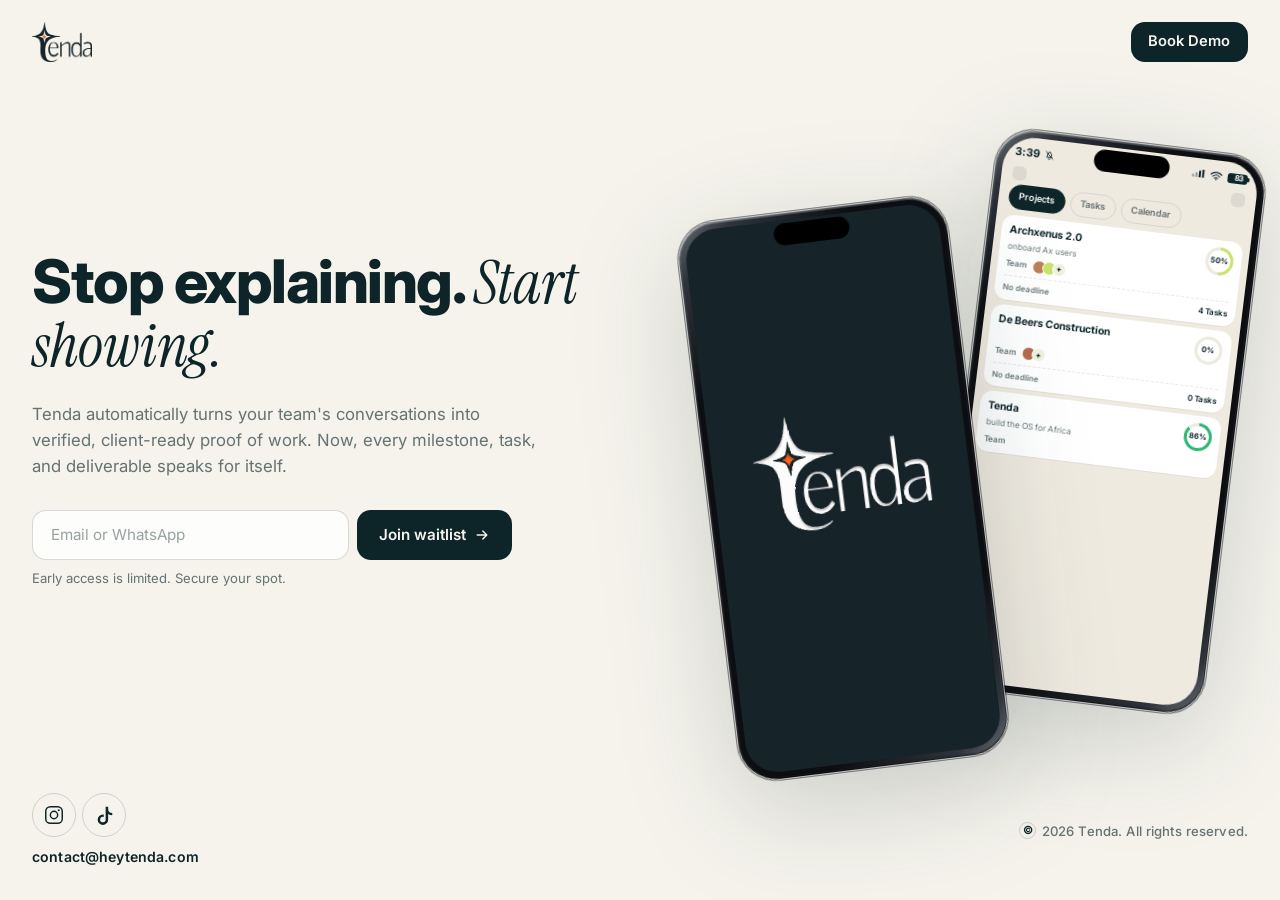
<file: index.html>
<!DOCTYPE html>
<html lang="en">
  <head>
    <meta charset="utf-8" />
    <meta name="viewport" content="width=device-width, initial-scale=1" />
    <meta
      name="description"
      content="Tenda automatically turns your team's conversations into verified, client-ready proof of work — so every milestone, task, and deliverable speaks for itself."
    />
    <meta name="theme-color" content="#f5f3ec" />
    <title>Tenda</title>

    <!-- Open Graph (Facebook, LinkedIn, iMessage, WhatsApp, etc.) -->
    <meta property="og:type" content="website" />
    <meta property="og:site_name" content="Tenda" />
    <meta property="og:title" content="Tenda" />
    <meta
      property="og:description"
      content="Stop explaining. Start showing. Tenda turns your team's conversations into client-ready proof of work."
    />
    <meta property="og:url" content="https://heytenda.com/" />
    <meta property="og:image" content="https://heytenda.com/assets/og-image.png?v=2" />
    <meta property="og:image:width" content="1200" />
    <meta property="og:image:height" content="1200" />
    <meta property="og:image:alt" content="Tenda" />

    <!-- Twitter / X -->
    <meta name="twitter:card" content="summary_large_image" />
    <meta name="twitter:title" content="Tenda" />
    <meta
      name="twitter:description"
      content="Stop explaining. Start showing. Tenda turns your team's conversations into client-ready proof of work."
    />
    <meta name="twitter:image" content="https://heytenda.com/assets/og-image-wide.png?v=2" />

    <link rel="icon" href="assets/favicon.ico?v=3" sizes="any" />
    <link rel="icon" type="image/png" sizes="32x32" href="assets/favicon-32.png?v=3" />
    <link rel="icon" type="image/png" sizes="16x16" href="assets/favicon-16.png?v=3" />
    <link rel="apple-touch-icon" sizes="180x180" href="assets/tenda_icon.png?v=3" />
    <link rel="preconnect" href="https://fonts.googleapis.com" />
    <link rel="preconnect" href="https://fonts.gstatic.com" crossorigin />
    <link
      href="https://fonts.googleapis.com/css2?family=Inter:wght@400;500;600;700;800&family=Instrument+Serif:ital@0;1&display=swap"
      rel="stylesheet"
    />
    <link rel="stylesheet" href="style.css?v=5" />
  </head>
  <body>
    <a class="skip-link" href="#waitlist">Skip to waitlist</a>

    <header class="topbar" id="top">
      <div class="topbar__inner">
        <a class="topbar__logo" href="#top" aria-label="tenda home">
          <img
            src="assets/tenda_wordmark.png"
            alt="tenda"
            width="1024"
            height="683"
            decoding="async"
          />
        </a>

        <div class="topbar__actions">
          <a
            class="topbar__btn"
            href="https://calendly.com/heytenda/30min"
            data-calendly-url="https://calendly.com/heytenda/30min"
            target="_blank"
            rel="noopener"
          >Book Demo</a>
        </div>
      </div>
    </header>

    <main class="page">
      <section class="hero" aria-labelledby="hero-title">
        <div class="hero__grid">
          <div class="hero__copy">
            <h1 class="hero__headline" id="hero-title">
              Stop explaining. <em>Start showing.</em>
            </h1>

            <p class="hero__sub">
              Tenda automatically turns your team's conversations into
              verified, client-ready proof of work. Now, every milestone,
              task, and deliverable speaks for itself.
            </p>

            <div class="hero__waitlist" id="waitlist">
              <form class="waitlist" id="waitlist-form" novalidate>
                <div class="waitlist__field">
                  <label class="visually-hidden" for="dial-code">
                    Country code
                  </label>
                  <select
                    class="waitlist__dial"
                    id="dial-code"
                    name="dial"
                    hidden
                  >
                    <option value="+93">+93 Afghanistan 🇦🇫</option>
                    <option value="+355">+355 Albania 🇦🇱</option>
                    <option value="+213">+213 Algeria 🇩🇿</option>
                    <option value="+376">+376 Andorra 🇦🇩</option>
                    <option value="+244">+244 Angola 🇦🇴</option>
                    <option value="+1268">+1268 Antigua and Barbuda 🇦🇬</option>
                    <option value="+54">+54 Argentina 🇦🇷</option>
                    <option value="+374">+374 Armenia 🇦🇲</option>
                    <option value="+61">+61 Australia 🇦🇺</option>
                    <option value="+43">+43 Austria 🇦🇹</option>
                    <option value="+994">+994 Azerbaijan 🇦🇿</option>
                    <option value="+1242">+1242 Bahamas 🇧🇸</option>
                    <option value="+973">+973 Bahrain 🇧🇭</option>
                    <option value="+880">+880 Bangladesh 🇧🇩</option>
                    <option value="+1246">+1246 Barbados 🇧🇧</option>
                    <option value="+375">+375 Belarus 🇧🇾</option>
                    <option value="+32">+32 Belgium 🇧🇪</option>
                    <option value="+501">+501 Belize 🇧🇿</option>
                    <option value="+229">+229 Benin 🇧🇯</option>
                    <option value="+975">+975 Bhutan 🇧🇹</option>
                    <option value="+591">+591 Bolivia 🇧🇴</option>
                    <option value="+387">+387 Bosnia and Herzegovina 🇧🇦</option>
                    <option value="+267">+267 Botswana 🇧🇼</option>
                    <option value="+55">+55 Brazil 🇧🇷</option>
                    <option value="+673">+673 Brunei 🇧🇳</option>
                    <option value="+359">+359 Bulgaria 🇧🇬</option>
                    <option value="+226">+226 Burkina Faso 🇧🇫</option>
                    <option value="+257">+257 Burundi 🇧🇮</option>
                    <option value="+238">+238 Cabo Verde 🇨🇻</option>
                    <option value="+855">+855 Cambodia 🇰🇭</option>
                    <option value="+237">+237 Cameroon 🇨🇲</option>
                    <option value="+1">+1 Canada 🇨🇦</option>
                    <option value="+236">+236 Central African Republic 🇨🇫</option>
                    <option value="+235">+235 Chad 🇹🇩</option>
                    <option value="+56">+56 Chile 🇨🇱</option>
                    <option value="+86">+86 China 🇨🇳</option>
                    <option value="+57">+57 Colombia 🇨🇴</option>
                    <option value="+269">+269 Comoros 🇰🇲</option>
                    <option value="+243">+243 Congo (DRC) 🇨🇩</option>
                    <option value="+242">+242 Congo (Republic) 🇨🇬</option>
                    <option value="+506">+506 Costa Rica 🇨🇷</option>
                    <option value="+225">+225 Côte d'Ivoire 🇨🇮</option>
                    <option value="+385">+385 Croatia 🇭🇷</option>
                    <option value="+53">+53 Cuba 🇨🇺</option>
                    <option value="+357">+357 Cyprus 🇨🇾</option>
                    <option value="+420">+420 Czechia 🇨🇿</option>
                    <option value="+45">+45 Denmark 🇩🇰</option>
                    <option value="+253">+253 Djibouti 🇩🇯</option>
                    <option value="+1767">+1767 Dominica 🇩🇲</option>
                    <option value="+1809">+1809 Dominican Republic 🇩🇴</option>
                    <option value="+593">+593 Ecuador 🇪🇨</option>
                    <option value="+20">+20 Egypt 🇪🇬</option>
                    <option value="+503">+503 El Salvador 🇸🇻</option>
                    <option value="+240">+240 Equatorial Guinea 🇬🇶</option>
                    <option value="+291">+291 Eritrea 🇪🇷</option>
                    <option value="+372">+372 Estonia 🇪🇪</option>
                    <option value="+268">+268 Eswatini 🇸🇿</option>
                    <option value="+251">+251 Ethiopia 🇪🇹</option>
                    <option value="+679">+679 Fiji 🇫🇯</option>
                    <option value="+358">+358 Finland 🇫🇮</option>
                    <option value="+33">+33 France 🇫🇷</option>
                    <option value="+241">+241 Gabon 🇬🇦</option>
                    <option value="+220">+220 Gambia 🇬🇲</option>
                    <option value="+995">+995 Georgia 🇬🇪</option>
                    <option value="+49">+49 Germany 🇩🇪</option>
                    <option value="+233">+233 Ghana 🇬🇭</option>
                    <option value="+30">+30 Greece 🇬🇷</option>
                    <option value="+1473">+1473 Grenada 🇬🇩</option>
                    <option value="+502">+502 Guatemala 🇬🇹</option>
                    <option value="+224">+224 Guinea 🇬🇳</option>
                    <option value="+245">+245 Guinea-Bissau 🇬🇼</option>
                    <option value="+592">+592 Guyana 🇬🇾</option>
                    <option value="+509">+509 Haiti 🇭🇹</option>
                    <option value="+504">+504 Honduras 🇭🇳</option>
                    <option value="+852">+852 Hong Kong 🇭🇰</option>
                    <option value="+36">+36 Hungary 🇭🇺</option>
                    <option value="+354">+354 Iceland 🇮🇸</option>
                    <option value="+91">+91 India 🇮🇳</option>
                    <option value="+62">+62 Indonesia 🇮🇩</option>
                    <option value="+98">+98 Iran 🇮🇷</option>
                    <option value="+964">+964 Iraq 🇮🇶</option>
                    <option value="+353">+353 Ireland 🇮🇪</option>
                    <option value="+972">+972 Israel 🇮🇱</option>
                    <option value="+39">+39 Italy 🇮🇹</option>
                    <option value="+1876">+1876 Jamaica 🇯🇲</option>
                    <option value="+81">+81 Japan 🇯🇵</option>
                    <option value="+962">+962 Jordan 🇯🇴</option>
                    <option value="+7">+7 Kazakhstan 🇰🇿</option>
                    <option value="+254">+254 Kenya 🇰🇪</option>
                    <option value="+686">+686 Kiribati 🇰🇮</option>
                    <option value="+383">+383 Kosovo 🇽🇰</option>
                    <option value="+965">+965 Kuwait 🇰🇼</option>
                    <option value="+996">+996 Kyrgyzstan 🇰🇬</option>
                    <option value="+856">+856 Laos 🇱🇦</option>
                    <option value="+371">+371 Latvia 🇱🇻</option>
                    <option value="+961">+961 Lebanon 🇱🇧</option>
                    <option value="+266">+266 Lesotho 🇱🇸</option>
                    <option value="+231">+231 Liberia 🇱🇷</option>
                    <option value="+218">+218 Libya 🇱🇾</option>
                    <option value="+423">+423 Liechtenstein 🇱🇮</option>
                    <option value="+370">+370 Lithuania 🇱🇹</option>
                    <option value="+352">+352 Luxembourg 🇱🇺</option>
                    <option value="+853">+853 Macao 🇲🇴</option>
                    <option value="+261">+261 Madagascar 🇲🇬</option>
                    <option value="+265">+265 Malawi 🇲🇼</option>
                    <option value="+60">+60 Malaysia 🇲🇾</option>
                    <option value="+960">+960 Maldives 🇲🇻</option>
                    <option value="+223">+223 Mali 🇲🇱</option>
                    <option value="+356">+356 Malta 🇲🇹</option>
                    <option value="+692">+692 Marshall Islands 🇲🇭</option>
                    <option value="+222">+222 Mauritania 🇲🇷</option>
                    <option value="+230">+230 Mauritius 🇲🇺</option>
                    <option value="+52">+52 Mexico 🇲🇽</option>
                    <option value="+691">+691 Micronesia 🇫🇲</option>
                    <option value="+373">+373 Moldova 🇲🇩</option>
                    <option value="+377">+377 Monaco 🇲🇨</option>
                    <option value="+976">+976 Mongolia 🇲🇳</option>
                    <option value="+382">+382 Montenegro 🇲🇪</option>
                    <option value="+212">+212 Morocco 🇲🇦</option>
                    <option value="+258">+258 Mozambique 🇲🇿</option>
                    <option value="+95">+95 Myanmar 🇲🇲</option>
                    <option value="+264">+264 Namibia 🇳🇦</option>
                    <option value="+674">+674 Nauru 🇳🇷</option>
                    <option value="+977">+977 Nepal 🇳🇵</option>
                    <option value="+31">+31 Netherlands 🇳🇱</option>
                    <option value="+64">+64 New Zealand 🇳🇿</option>
                    <option value="+505">+505 Nicaragua 🇳🇮</option>
                    <option value="+227">+227 Niger 🇳🇪</option>
                    <option value="+234">+234 Nigeria 🇳🇬</option>
                    <option value="+850">+850 North Korea 🇰🇵</option>
                    <option value="+389">+389 North Macedonia 🇲🇰</option>
                    <option value="+47">+47 Norway 🇳🇴</option>
                    <option value="+968">+968 Oman 🇴🇲</option>
                    <option value="+92">+92 Pakistan 🇵🇰</option>
                    <option value="+680">+680 Palau 🇵🇼</option>
                    <option value="+970">+970 Palestine 🇵🇸</option>
                    <option value="+507">+507 Panama 🇵🇦</option>
                    <option value="+675">+675 Papua New Guinea 🇵🇬</option>
                    <option value="+595">+595 Paraguay 🇵🇾</option>
                    <option value="+51">+51 Peru 🇵🇪</option>
                    <option value="+63">+63 Philippines 🇵🇭</option>
                    <option value="+48">+48 Poland 🇵🇱</option>
                    <option value="+351">+351 Portugal 🇵🇹</option>
                    <option value="+1787">+1787 Puerto Rico 🇵🇷</option>
                    <option value="+974">+974 Qatar 🇶🇦</option>
                    <option value="+40">+40 Romania 🇷🇴</option>
                    <option value="+7">+7 Russia 🇷🇺</option>
                    <option value="+250">+250 Rwanda 🇷🇼</option>
                    <option value="+1869">+1869 Saint Kitts and Nevis 🇰🇳</option>
                    <option value="+1758">+1758 Saint Lucia 🇱🇨</option>
                    <option value="+1784">+1784 Saint Vincent and the Grenadines 🇻🇨</option>
                    <option value="+685">+685 Samoa 🇼🇸</option>
                    <option value="+378">+378 San Marino 🇸🇲</option>
                    <option value="+239">+239 São Tomé and Príncipe 🇸🇹</option>
                    <option value="+966">+966 Saudi Arabia 🇸🇦</option>
                    <option value="+221">+221 Senegal 🇸🇳</option>
                    <option value="+381">+381 Serbia 🇷🇸</option>
                    <option value="+248">+248 Seychelles 🇸🇨</option>
                    <option value="+232">+232 Sierra Leone 🇸🇱</option>
                    <option value="+65">+65 Singapore 🇸🇬</option>
                    <option value="+421">+421 Slovakia 🇸🇰</option>
                    <option value="+386">+386 Slovenia 🇸🇮</option>
                    <option value="+677">+677 Solomon Islands 🇸🇧</option>
                    <option value="+252">+252 Somalia 🇸🇴</option>
                    <option value="+27">+27 South Africa 🇿🇦</option>
                    <option value="+82">+82 South Korea 🇰🇷</option>
                    <option value="+211">+211 South Sudan 🇸🇸</option>
                    <option value="+34">+34 Spain 🇪🇸</option>
                    <option value="+94">+94 Sri Lanka 🇱🇰</option>
                    <option value="+249">+249 Sudan 🇸🇩</option>
                    <option value="+597">+597 Suriname 🇸🇷</option>
                    <option value="+46">+46 Sweden 🇸🇪</option>
                    <option value="+41">+41 Switzerland 🇨🇭</option>
                    <option value="+963">+963 Syria 🇸🇾</option>
                    <option value="+886">+886 Taiwan 🇹🇼</option>
                    <option value="+992">+992 Tajikistan 🇹🇯</option>
                    <option value="+255">+255 Tanzania 🇹🇿</option>
                    <option value="+66">+66 Thailand 🇹🇭</option>
                    <option value="+670">+670 Timor-Leste 🇹🇱</option>
                    <option value="+228">+228 Togo 🇹🇬</option>
                    <option value="+676">+676 Tonga 🇹🇴</option>
                    <option value="+1868">+1868 Trinidad and Tobago 🇹🇹</option>
                    <option value="+216">+216 Tunisia 🇹🇳</option>
                    <option value="+90">+90 Türkiye 🇹🇷</option>
                    <option value="+993">+993 Turkmenistan 🇹🇲</option>
                    <option value="+688">+688 Tuvalu 🇹🇻</option>
                    <option value="+256">+256 Uganda 🇺🇬</option>
                    <option value="+380">+380 Ukraine 🇺🇦</option>
                    <option value="+971">+971 United Arab Emirates 🇦🇪</option>
                    <option value="+44">+44 United Kingdom 🇬🇧</option>
                    <option value="+1" selected>+1 United States 🇺🇸</option>
                    <option value="+598">+598 Uruguay 🇺🇾</option>
                    <option value="+998">+998 Uzbekistan 🇺🇿</option>
                    <option value="+678">+678 Vanuatu 🇻🇺</option>
                    <option value="+379">+379 Vatican City 🇻🇦</option>
                    <option value="+58">+58 Venezuela 🇻🇪</option>
                    <option value="+84">+84 Vietnam 🇻🇳</option>
                    <option value="+967">+967 Yemen 🇾🇪</option>
                    <option value="+260">+260 Zambia 🇿🇲</option>
                    <option value="+263">+263 Zimbabwe 🇿🇼</option>
                  </select>
                  <label class="visually-hidden" for="contact">
                    Email or WhatsApp number
                  </label>
                  <input
                    class="waitlist__input"
                    id="contact"
                    name="contact"
                    type="text"
                    autocomplete="email"
                    placeholder="Email or WhatsApp"
                    required
                  />
                </div>
                <button class="waitlist__btn" type="submit">
                  Join waitlist
                  <svg
                    viewBox="0 0 20 20"
                    width="16"
                    height="16"
                    aria-hidden="true"
                  >
                    <path
                      d="M4 10h11M11 5l5 5-5 5"
                      fill="none"
                      stroke="currentColor"
                      stroke-width="1.8"
                      stroke-linecap="round"
                      stroke-linejoin="round"
                    />
                  </svg>
                </button>
              </form>
              <p class="waitlist__hint" id="waitlist-hint">
                Early access is limited. Secure your spot.
              </p>
              <p
                class="waitlist__status"
                id="waitlist-status"
                role="status"
                aria-live="polite"
              ></p>
              <a
                class="waitlist__success"
                id="waitlist-success"
                href="https://calendly.com/heytenda/30min"
                data-calendly-url="https://calendly.com/heytenda/30min"
                target="_blank"
                rel="noopener"
                hidden
              >
                <span class="waitlist__success-text">
                  <span class="waitlist__success-line waitlist__success-line--top">You're in!</span>
                  <span class="waitlist__success-line">Schedule a demo for early access</span>
                </span>
                <svg
                  viewBox="0 0 20 20"
                  width="16"
                  height="16"
                  aria-hidden="true"
                >
                  <path
                    d="M4 10h11M11 5l5 5-5 5"
                    fill="none"
                    stroke="currentColor"
                    stroke-width="1.8"
                    stroke-linecap="round"
                    stroke-linejoin="round"
                  />
                </svg>
              </a>
            </div>
          </div>

          <div class="hero__devices" aria-hidden="true">
            <div class="phone phone--back">
              <div class="phone__frame">
                <div class="phone__notch"></div>
                <div class="phone__screen">
                  <div class="projects">
                    <header class="projects__head">
                      <div class="status-left">
                        <span class="status__time">3:39</span>
                        <svg
                          class="status__icon"
                          viewBox="0 0 24 24"
                          width="11"
                          height="11"
                          aria-hidden="true"
                        >
                          <path
                            d="M6 16h12l-1.5-2V11a4.5 4.5 0 0 0-3-4.24V6a1.5 1.5 0 0 0-3 0v.76A4.5 4.5 0 0 0 7.5 11v3L6 16z"
                            fill="none"
                            stroke="currentColor"
                            stroke-width="1.9"
                            stroke-linejoin="round"
                          />
                          <path
                            d="M10 19a2 2 0 0 0 4 0"
                            fill="none"
                            stroke="currentColor"
                            stroke-width="1.9"
                            stroke-linecap="round"
                          />
                          <path
                            d="M4 4l16 16"
                            fill="none"
                            stroke="currentColor"
                            stroke-width="1.9"
                            stroke-linecap="round"
                          />
                        </svg>
                      </div>
                      <div class="status-right">
                        <svg
                          class="status__icon status__signal"
                          viewBox="0 0 20 12"
                          width="14"
                          height="8"
                          aria-hidden="true"
                        >
                          <rect x="0" y="8" width="3" height="4" rx="0.5" fill="currentColor" opacity="0.4" />
                          <rect x="5" y="5" width="3" height="7" rx="0.5" fill="currentColor" opacity="0.4" />
                          <rect x="10" y="2" width="3" height="10" rx="0.5" fill="currentColor" />
                          <rect x="15" y="0" width="3" height="12" rx="0.5" fill="currentColor" />
                        </svg>
                        <svg
                          class="status__icon status__wifi"
                          viewBox="0 0 20 14"
                          width="13"
                          height="9"
                          aria-hidden="true"
                        >
                          <path
                            d="M1.5 5A13 13 0 0 1 18.5 5"
                            fill="none"
                            stroke="currentColor"
                            stroke-width="1.8"
                            stroke-linecap="round"
                          />
                          <path
                            d="M4.5 8A9 9 0 0 1 15.5 8"
                            fill="none"
                            stroke="currentColor"
                            stroke-width="1.8"
                            stroke-linecap="round"
                          />
                          <path
                            d="M7.5 11A5 5 0 0 1 12.5 11"
                            fill="none"
                            stroke="currentColor"
                            stroke-width="1.8"
                            stroke-linecap="round"
                          />
                          <circle cx="10" cy="13" r="1" fill="currentColor" />
                        </svg>
                        <span class="status__battery">
                          <span class="status__battery-pct">83</span>
                        </span>
                      </div>
                    </header>
                    <div class="projects__toolbar">
                      <span class="projects__search"></span>
                      <span class="projects__menu"></span>
                    </div>
                    <div class="projects__tabs">
                      <span class="projects__tab projects__tab--on">Projects</span>
                      <span class="projects__tab">Tasks</span>
                      <span class="projects__tab">Calendar</span>
                    </div>
                    <ul class="projects__list">
                      <li class="proj-card">
                        <div class="proj-card__top">
                          <div>
                            <h3 class="proj-card__title">Archxenus 2.0</h3>
                            <p class="proj-card__sub">onboard Ax users</p>
                          </div>
                          <span
                            class="ring"
                            style="--pct: 50; --ring-color: #c7e36a;"
                          >
                            <span class="ring__text">50%</span>
                          </span>
                        </div>
                        <div class="proj-card__team">
                          <span class="proj-card__label">Team</span>
                          <div class="avatars">
                            <span class="stack stack--a"></span>
                            <span class="stack stack--b"></span>
                            <span class="stack stack--plus">+</span>
                          </div>
                        </div>
                        <div class="proj-card__foot">
                          <span class="meta meta--muted">No deadline</span>
                          <span class="meta">4 Tasks</span>
                        </div>
                      </li>

                      <li class="proj-card">
                        <div class="proj-card__top">
                          <div>
                            <h3 class="proj-card__title">De Beers Construction</h3>
                          </div>
                          <span
                            class="ring"
                            style="--pct: 0; --ring-color: #d3d6c2;"
                          >
                            <span class="ring__text">0%</span>
                          </span>
                        </div>
                        <div class="proj-card__team">
                          <span class="proj-card__label">Team</span>
                          <div class="avatars">
                            <span class="stack stack--c"></span>
                            <span class="stack stack--plus">+</span>
                          </div>
                        </div>
                        <div class="proj-card__foot">
                          <span class="meta meta--muted">No deadline</span>
                          <span class="meta">0 Tasks</span>
                        </div>
                      </li>

                      <li class="proj-card">
                        <div class="proj-card__top">
                          <div>
                            <h3 class="proj-card__title">Tenda</h3>
                            <p class="proj-card__sub">build the OS for Africa</p>
                          </div>
                          <span
                            class="ring"
                            style="--pct: 86; --ring-color: #2bb673;"
                          >
                            <span class="ring__text">86%</span>
                          </span>
                        </div>
                        <div class="proj-card__team">
                          <span class="proj-card__label">Team</span>
                        </div>
                      </li>
                    </ul>
                  </div>
                </div>
              </div>
            </div>

            <div class="phone phone--front">
              <div class="phone__frame">
                <div class="phone__notch"></div>
                <div class="phone__screen phone__screen--splash">
                  <img
                    class="phone__splash"
                    src="assets/tenda_splash.png"
                    alt=""
                    width="472"
                    height="1024"
                    decoding="async"
                  />
                </div>
              </div>
            </div>

          </div>
        </div>
      </section>

      <footer class="page__footer">
        <div class="page__footer-left">
          <ul class="page__socials" aria-label="Tenda on social media">
            <li>
              <a
                class="page__social"
                href="https://instagram.com/heytenda"
                target="_blank"
                rel="noopener"
                aria-label="Tenda on Instagram"
              >
                <svg viewBox="0 0 24 24" width="20" height="20" aria-hidden="true">
                  <rect
                    x="3"
                    y="3"
                    width="18"
                    height="18"
                    rx="5"
                    fill="none"
                    stroke="currentColor"
                    stroke-width="1.6"
                  />
                  <circle
                    cx="12"
                    cy="12"
                    r="4"
                    fill="none"
                    stroke="currentColor"
                    stroke-width="1.6"
                  />
                  <circle cx="17.2" cy="6.8" r="1.1" fill="currentColor" />
                </svg>
              </a>
            </li>
            <li>
              <a
                class="page__social"
                href="https://tiktok.com/@heytenda"
                target="_blank"
                rel="noopener"
                aria-label="Tenda on TikTok"
              >
                <svg viewBox="0 0 24 24" width="20" height="20" aria-hidden="true">
                  <path
                    d="M16.5 3v2.4a4.6 4.6 0 0 0 4.5 4.5v2.5a7 7 0 0 1-4.5-1.6v6.3a5.7 5.7 0 1 1-5.7-5.7c.3 0 .6 0 .9.1v2.6a3 3 0 1 0 2.1 2.9V3h2.7z"
                    fill="currentColor"
                  />
                </svg>
              </a>
            </li>
          </ul>
          <a class="page__contact" href="mailto:contact@heytenda.com">
            contact@heytenda.com
          </a>
        </div>
        <p class="page__copyright">
          <span class="page__copyright-mark" aria-hidden="true">©</span>
          <span class="visually-hidden">Copyright</span>
          2026 Tenda. All rights reserved.
        </p>
      </footer>
    </main>

    <div
      class="cal-modal"
      id="cal-modal"
      role="dialog"
      aria-modal="true"
      aria-labelledby="cal-modal-title"
      hidden
    >
      <div class="cal-modal__backdrop" data-cal-close></div>
      <div class="cal-modal__panel">
        <button
          class="cal-modal__close"
          type="button"
          data-cal-close
          aria-label="Close booking"
        >
          <svg viewBox="0 0 24 24" width="20" height="20" aria-hidden="true">
            <path
              d="M6 6l12 12M18 6L6 18"
              stroke="currentColor"
              stroke-width="2"
              stroke-linecap="round"
            />
          </svg>
        </button>
        <h2 id="cal-modal-title" class="visually-hidden">Book a demo</h2>
        <div class="cal-modal__loader" id="cal-modal-loader" aria-hidden="true">
          <div class="cal-modal__spinner"></div>
        </div>
        <iframe
          class="cal-modal__iframe"
          id="cal-modal-iframe"
          title="Schedule a demo with Tenda"
          allow="camera; microphone; fullscreen; payment"
        ></iframe>
      </div>
    </div>

    <script src="script.js" defer></script>
  </body>
</html>
</file>
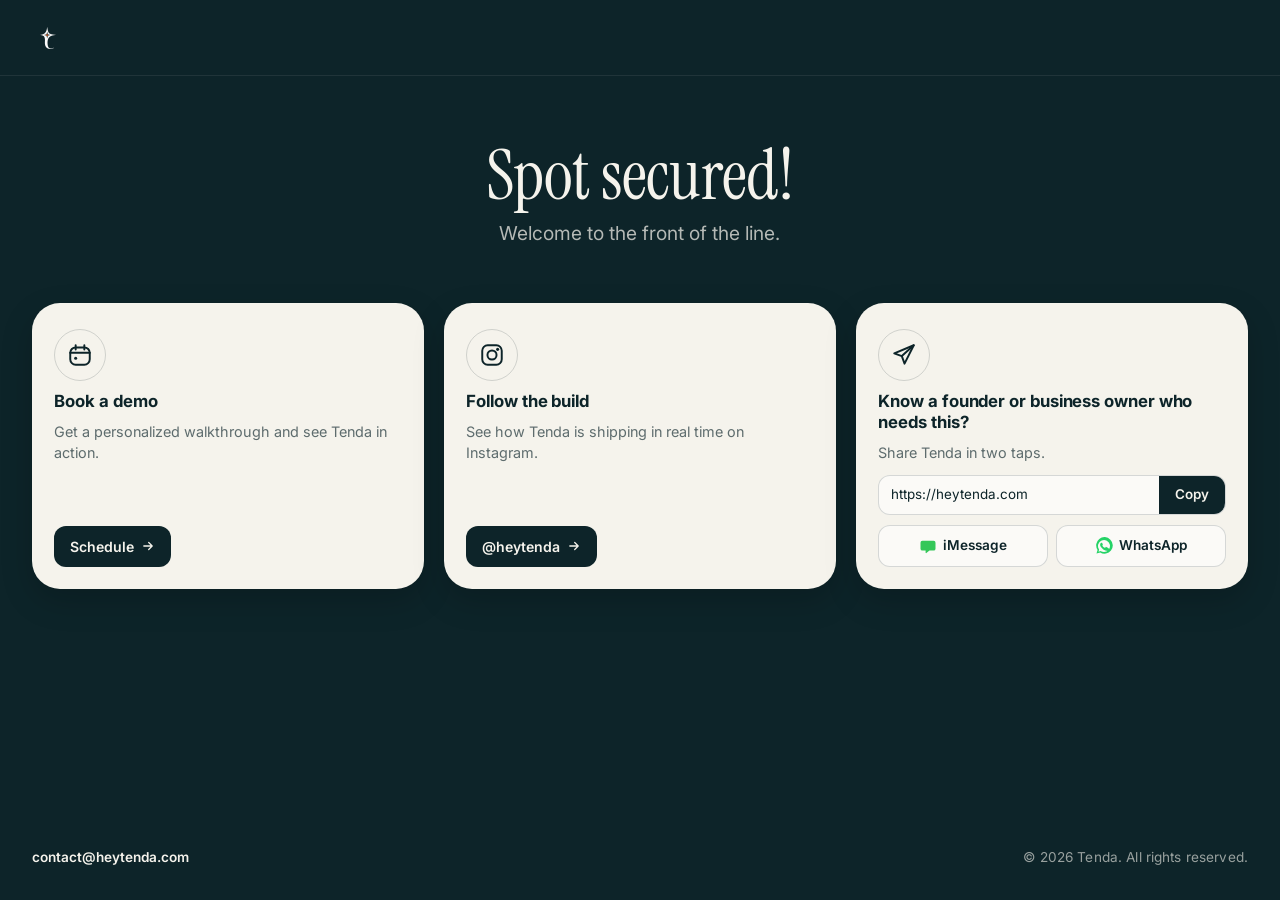
<file: welcome/index.html>
<!DOCTYPE html>
<html lang="en">
  <head>
    <meta charset="utf-8" />
    <meta name="viewport" content="width=device-width, initial-scale=1" />
    <meta
      name="description"
      content="You're on the Tenda waitlist. Book a demo, follow the build, or share Tenda with someone who needs it."
    />
    <meta name="theme-color" content="#0d2429" />
    <title>You're in — Tenda</title>

    <!-- Open Graph (Facebook, LinkedIn, iMessage, WhatsApp, etc.) -->
    <meta property="og:type" content="website" />
    <meta property="og:site_name" content="Tenda" />
    <meta property="og:title" content="Tenda" />
    <meta
      property="og:description"
      content="Stop explaining. Start showing. Tenda turns your team's conversations into client-ready proof of work."
    />
    <meta property="og:url" content="https://heytenda.com/welcome/" />
    <meta property="og:image" content="https://heytenda.com/assets/og-image.png?v=2" />
    <meta property="og:image:width" content="1200" />
    <meta property="og:image:height" content="1200" />
    <meta property="og:image:alt" content="Tenda" />

    <!-- Twitter / X -->
    <meta name="twitter:card" content="summary_large_image" />
    <meta name="twitter:title" content="Tenda" />
    <meta
      name="twitter:description"
      content="Stop explaining. Start showing. Tenda turns your team's conversations into client-ready proof of work."
    />
    <meta name="twitter:image" content="https://heytenda.com/assets/og-image-wide.png?v=2" />

    <link rel="icon" href="/assets/favicon.ico?v=3" sizes="any" />
    <link rel="icon" type="image/png" sizes="32x32" href="/assets/favicon-32.png?v=3" />
    <link rel="icon" type="image/png" sizes="16x16" href="/assets/favicon-16.png?v=3" />
    <link rel="apple-touch-icon" sizes="180x180" href="/assets/tenda_icon.png?v=3" />
    <link rel="preconnect" href="https://fonts.googleapis.com" />
    <link rel="preconnect" href="https://fonts.gstatic.com" crossorigin />
    <link
      href="https://fonts.googleapis.com/css2?family=Inter:wght@400;500;600;700;800&family=Instrument+Serif:ital@0;1&display=swap"
      rel="stylesheet"
    />
    <link rel="stylesheet" href="/style.css?v=5" />
  </head>
  <body class="welcome-body">
    <header class="topbar topbar--welcome" id="top">
      <div class="topbar__inner">
        <a
          class="topbar__logo topbar__logo--mark"
          href="/"
          aria-label="tenda home"
        >
          <img
            src="/assets/tenda_spark_t.png"
            alt="tenda"
            width="1024"
            height="1024"
            decoding="async"
          />
        </a>
      </div>
    </header>

    <main class="welcome">
      <section class="welcome__hero" aria-labelledby="welcome-title">
        <h1 class="welcome__title" id="welcome-title">Spot secured!</h1>
        <p class="welcome__subtitle">Welcome to the front of the line.</p>
      </section>

      <section
        class="welcome__cards"
        aria-label="Next steps"
      >
        <article class="wcard wcard--demo">
          <div class="wcard__icon" aria-hidden="true">
            <svg viewBox="0 0 24 24" width="26" height="26">
              <rect
                x="3"
                y="5"
                width="18"
                height="16"
                rx="5"
                fill="none"
                stroke="currentColor"
                stroke-width="1.8"
                stroke-linejoin="round"
              />
              <path
                d="M3 10h18"
                fill="none"
                stroke="currentColor"
                stroke-width="1.8"
                stroke-linecap="round"
              />
              <path
                d="M8 3v4M16 3v4"
                fill="none"
                stroke="currentColor"
                stroke-width="1.8"
                stroke-linecap="round"
              />
              <circle cx="8" cy="15" r="1.4" fill="currentColor" />
            </svg>
          </div>
          <h2 class="wcard__title">Book a demo</h2>
          <p class="wcard__desc">
            Get a personalized walkthrough and see Tenda in action.
          </p>
          <a
            class="wcard__cta"
            href="https://calendly.com/heytenda/30min"
            data-calendly-url="https://calendly.com/heytenda/30min"
            target="_blank"
            rel="noopener"
          >
            Schedule
            <svg viewBox="0 0 20 20" width="14" height="14" aria-hidden="true">
              <path
                d="M4 10h11M11 5l5 5-5 5"
                fill="none"
                stroke="currentColor"
                stroke-width="1.8"
                stroke-linecap="round"
                stroke-linejoin="round"
              />
            </svg>
          </a>
        </article>

        <article class="wcard wcard--follow">
          <div class="wcard__icon" aria-hidden="true">
            <svg viewBox="0 0 24 24" width="26" height="26">
              <rect
                x="3"
                y="3"
                width="18"
                height="18"
                rx="5"
                fill="none"
                stroke="currentColor"
                stroke-width="1.8"
                stroke-linejoin="round"
              />
              <circle
                cx="12"
                cy="12"
                r="4.2"
                fill="none"
                stroke="currentColor"
                stroke-width="1.8"
              />
              <circle cx="17.2" cy="6.8" r="1.4" fill="currentColor" />
            </svg>
          </div>
          <h2 class="wcard__title">Follow the build</h2>
          <p class="wcard__desc">
            See how Tenda is shipping in real time on Instagram.
          </p>
          <a
            class="wcard__cta"
            href="https://instagram.com/heytenda"
            target="_blank"
            rel="noopener"
          >
            @heytenda
            <svg viewBox="0 0 20 20" width="14" height="14" aria-hidden="true">
              <path
                d="M4 10h11M11 5l5 5-5 5"
                fill="none"
                stroke="currentColor"
                stroke-width="1.8"
                stroke-linecap="round"
                stroke-linejoin="round"
              />
            </svg>
          </a>
        </article>

        <article class="wcard wcard--share">
          <div class="wcard__icon" aria-hidden="true">
            <svg viewBox="0 0 24 24" width="26" height="26">
              <path
                d="M21 3L3 10.5l7 2.5 2.5 7L21 3z"
                fill="none"
                stroke="currentColor"
                stroke-width="1.8"
                stroke-linejoin="round"
                stroke-linecap="round"
              />
              <path
                d="M21 3L10 13"
                fill="none"
                stroke="currentColor"
                stroke-width="1.8"
                stroke-linecap="round"
              />
            </svg>
          </div>
          <h2 class="wcard__title">
            Know a founder or business owner who needs this?
          </h2>
          <p class="wcard__desc">Share Tenda in two taps.</p>

          <div class="share">
            <div class="share__row">
              <input
                class="share__url"
                id="share-url"
                type="text"
                value="https://heytenda.com"
                readonly
                aria-label="Tenda URL"
              />
              <button
                class="share__copy"
                type="button"
                id="share-copy"
                aria-live="polite"
              >
                <span class="share__copy-label" id="share-copy-label">Copy</span>
              </button>
            </div>
            <div class="share__btns">
              <a
                class="share__btn share__btn--imessage"
                id="share-imessage"
                href="sms:&body=Check%20out%20Tenda%20%E2%80%94%20it%20turns%20your%20team%27s%20conversations%20into%20client-ready%20proof%20of%20work.%20https%3A%2F%2Fheytenda.com"
              >
                <svg viewBox="0 0 24 24" width="18" height="18" aria-hidden="true">
                  <path
                    d="M4.5 5h15A2.5 2.5 0 0 1 22 7.5v8A2.5 2.5 0 0 1 19.5 18H14l-4.2 3.4a.6.6 0 0 1-.98-.47V18H4.5A2.5 2.5 0 0 1 2 15.5v-8A2.5 2.5 0 0 1 4.5 5z"
                    fill="currentColor"
                  />
                </svg>
                iMessage
              </a>
              <a
                class="share__btn share__btn--whatsapp"
                id="share-whatsapp"
                href="https://wa.me/?text=Check%20out%20Tenda%20%E2%80%94%20it%20turns%20your%20team%27s%20conversations%20into%20client-ready%20proof%20of%20work.%20https%3A%2F%2Fheytenda.com"
                target="_blank"
                rel="noopener"
              >
                <svg viewBox="0 0 24 24" width="18" height="18" aria-hidden="true">
                  <path
                    d="M20.5 3.5A11 11 0 0 0 3.4 17.2L2 22l4.9-1.4a11 11 0 0 0 13.6-17.1zM12 20a8 8 0 0 1-4.1-1.1l-.3-.2-2.9.8.8-2.8-.2-.3A8 8 0 1 1 12 20zm4.6-6c-.3-.1-1.5-.7-1.7-.8s-.4-.1-.6.1-.7.8-.8 1-.3.2-.5.1a6.5 6.5 0 0 1-3.2-2.8c-.2-.4.2-.4.6-1.1.1-.2 0-.3 0-.5l-.8-1.9c-.2-.5-.4-.4-.6-.4h-.5a1 1 0 0 0-.7.3 3.1 3.1 0 0 0-1 2.3c0 1.4 1 2.7 1.2 2.9s2.1 3.2 5.1 4.4a17 17 0 0 0 1.7.6 4 4 0 0 0 1.8.1 3 3 0 0 0 2-1.4 2.5 2.5 0 0 0 .2-1.4c-.1-.1-.3-.2-.6-.3z"
                    fill="currentColor"
                  />
                </svg>
                WhatsApp
              </a>
            </div>
          </div>
        </article>
      </section>
    </main>

    <footer class="welcome__footer">
      <a class="welcome__contact" href="mailto:contact@heytenda.com"
        >contact@heytenda.com</a
      >
      <p class="welcome__copyright">
        <span aria-hidden="true">©</span>
        <span class="visually-hidden">Copyright</span>
        2026 Tenda. All rights reserved.
      </p>
    </footer>

    <div
      class="cal-modal"
      id="cal-modal"
      role="dialog"
      aria-modal="true"
      aria-labelledby="cal-modal-title"
      hidden
    >
      <div class="cal-modal__backdrop" data-cal-close></div>
      <div class="cal-modal__panel">
        <button
          class="cal-modal__close"
          type="button"
          data-cal-close
          aria-label="Close booking"
        >
          <svg viewBox="0 0 24 24" width="20" height="20" aria-hidden="true">
            <path
              d="M6 6l12 12M18 6L6 18"
              stroke="currentColor"
              stroke-width="2"
              stroke-linecap="round"
            />
          </svg>
        </button>
        <h2 id="cal-modal-title" class="visually-hidden">Book a demo</h2>
        <div class="cal-modal__loader" id="cal-modal-loader" aria-hidden="true">
          <div class="cal-modal__spinner"></div>
        </div>
        <iframe
          class="cal-modal__iframe"
          id="cal-modal-iframe"
          title="Schedule a demo with Tenda"
          allow="camera; microphone; fullscreen; payment"
        ></iframe>
      </div>
    </div>

    <script src="/script.js" defer></script>
  </body>
</html>
</file>
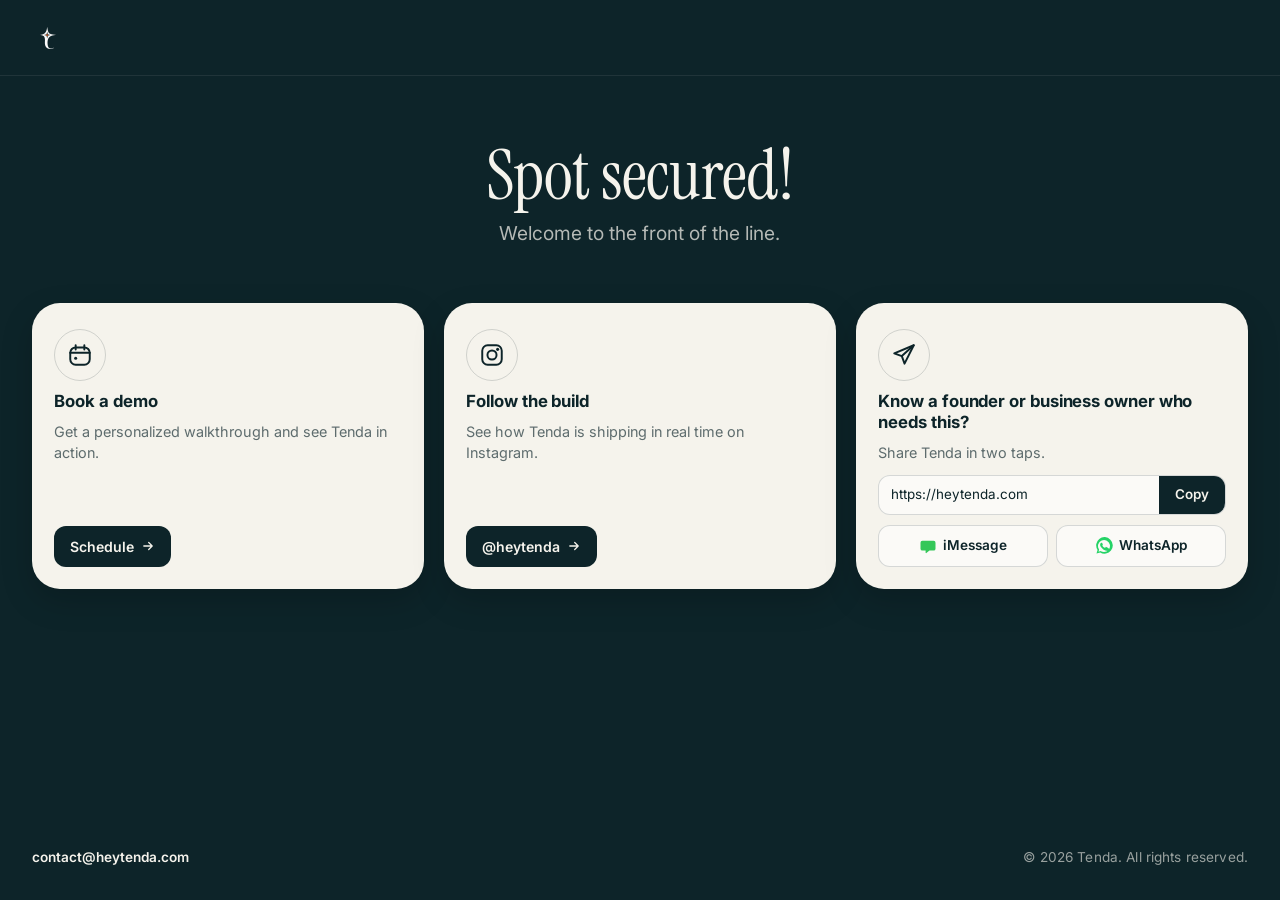
<file: welcome.html>
<!DOCTYPE html>
<html lang="en">
  <head>
    <meta charset="utf-8" />
    <title>Tenda</title>
    <meta http-equiv="refresh" content="0; url=/welcome/" />
    <link rel="canonical" href="https://heytenda.com/welcome/" />
    <script>window.location.replace("/welcome/" + window.location.search);</script>
  </head>
  <body>
    <p>
      Redirecting to <a href="/welcome/">heytenda.com/welcome</a>…
    </p>
  </body>
</html>
</file>
<file: style.css>
/* tenda — topbar + hero (light porcelain palette) */

:root {
  --jet: #0d2429;
  --ink: #16252b;
  --muted: rgba(13, 36, 41, 0.62);
  --muted-2: rgba(13, 36, 41, 0.42);
  --porcelain: #f5f3ec;
  --cream: #efeae0;
  --hair: rgba(13, 36, 41, 0.1);
  --hair-2: rgba(13, 36, 41, 0.16);
  --tangerine: #ec6d35;
  --evergreen: #2bb673;
  --jet-soft: rgba(13, 36, 41, 0.18);
  --device-green: #2f3d2a;
  --device-grey: #111214;

  --shell: 1280px;
  --gutter: clamp(1rem, 4vw, 2rem);
  --tap: 44px;
  --font: "Inter", ui-sans-serif, system-ui, -apple-system, "Segoe UI", Roboto,
    sans-serif;
  --serif: "Instrument Serif", "Iowan Old Style", "Palatino Linotype", Palatino,
    Georgia, serif;
  --ease: cubic-bezier(0.16, 1, 0.3, 1);
}

*,
*::before,
*::after {
  box-sizing: border-box;
}

/* Soft green tap highlight on touch devices instead of the default
   red/orange iOS Safari shows on focus + the form's :invalid red. */
a,
button,
input,
select,
textarea,
[role="button"] {
  -webkit-tap-highlight-color: var(--jet-soft);
}

input:invalid,
select:invalid {
  /* Kill native red ring for required fields — we do our own validation. */
  box-shadow: none;
  outline: none;
}

html {
  scroll-behavior: smooth;
  overflow-x: hidden;
  /* `clip` is stricter than `hidden` (no scroll container created)
     and is the preferred way to kill horizontal panning on mobile.
     Browsers that don't support it fall back to `hidden` above. */
  overflow-x: clip;
}

@media (prefers-reduced-motion: reduce) {
  html {
    scroll-behavior: auto;
  }

  * {
    animation: none !important;
    transition: none !important;
  }
}

body {
  margin: 0;
  min-height: 100dvh;
  min-height: 100vh;
  display: flex;
  flex-direction: column;
  font-family: var(--font);
  font-size: 1rem;
  line-height: 1.55;
  color: var(--jet);
  background: var(--porcelain);
  overflow-x: hidden;
  overflow-x: clip;
  /* Kill horizontal swipe gestures on touch devices — page only
     scrolls vertically, while still allowing pinch-to-zoom for a11y. */
  touch-action: pan-y pinch-zoom;
  overscroll-behavior-x: none;
  -webkit-font-smoothing: antialiased;
}

img,
svg {
  max-width: 100%;
  display: block;
}

.visually-hidden {
  position: absolute;
  width: 1px;
  height: 1px;
  padding: 0;
  margin: -1px;
  overflow: hidden;
  clip: rect(0, 0, 0, 0);
  white-space: nowrap;
  border: 0;
}

.skip-link {
  position: absolute;
  left: 1rem;
  top: 1rem;
  z-index: 2000;
  padding: 0.65rem 1rem;
  min-height: var(--tap);
  display: inline-flex;
  align-items: center;
  background: var(--jet);
  color: var(--porcelain);
  font-weight: 600;
  text-decoration: none;
  border-radius: 999px;
  transform: translateY(-220%);
  transition: transform 0.2s ease;
}

.skip-link:focus {
  transform: translateY(0);
  outline: 2px solid var(--tangerine);
  outline-offset: 2px;
}

/* ───── Topbar ───── */

.topbar {
  flex-shrink: 0;
  padding: clamp(0.75rem, 1.6vw, 1.1rem) var(--gutter);
  background: var(--porcelain);
}

.topbar__inner {
  max-width: var(--shell);
  margin-inline: auto;
  display: flex;
  align-items: center;
  justify-content: space-between;
  gap: 1.25rem;
}

.topbar__logo {
  display: inline-flex;
  align-items: center;
  text-decoration: none;
  padding: 0.25rem 0;
  border-radius: 8px;
}

.topbar__logo img {
  width: auto;
  height: clamp(28px, 4vw, 40px);
  display: block;
}

.topbar__logo:focus-visible {
  outline: 2px solid var(--tangerine);
  outline-offset: 3px;
}

.topbar__actions {
  display: inline-flex;
  align-items: center;
  gap: 0.5rem;
}

.topbar__btn {
  display: inline-flex;
  align-items: center;
  min-height: 40px;
  padding: 0.5rem 1.1rem;
  background: var(--jet);
  color: var(--porcelain);
  font-weight: 600;
  font-size: 0.92rem;
  text-decoration: none;
  border-radius: 14px;
  transition: transform 0.18s ease, background 0.18s ease;
  touch-action: manipulation;
}

.topbar__btn:focus-visible {
  outline: 2px solid var(--tangerine);
  outline-offset: 3px;
}

@media (hover: hover) and (pointer: fine) {
  .topbar__btn:hover {
    background: #071418;
    transform: translateY(-1px);
  }
}

/* ───── Page + hero ───── */

.page {
  flex: 1;
  display: flex;
  flex-direction: column;
  padding: clamp(0.5rem, 2vw, 1.25rem) var(--gutter)
    clamp(1rem, 3vw, 2rem);
}

.page__footer {
  max-width: var(--shell);
  width: 100%;
  margin-inline: auto;
  padding-top: clamp(1.25rem, 3vw, 2rem);
  display: flex;
  align-items: center;
  justify-content: space-between;
  gap: 0.75rem 1.5rem;
  flex-wrap: wrap;
}

.page__contact {
  font-size: 0.88rem;
  font-weight: 600;
  color: var(--jet);
  text-decoration: none;
  letter-spacing: 0.01em;
}

@media (hover: hover) and (pointer: fine) {
  .page__contact:hover {
    color: var(--tangerine);
  }
}

.page__contact:focus-visible {
  outline: 2px solid var(--tangerine);
  outline-offset: 3px;
  border-radius: 4px;
}

.page__copyright {
  margin: 0;
  display: inline-flex;
  align-items: center;
  gap: 0.35rem;
  font-size: 0.82rem;
  font-weight: 500;
  color: var(--muted);
  letter-spacing: 0.01em;
}

.page__copyright-mark {
  display: inline-flex;
  align-items: center;
  justify-content: center;
  width: 1.05rem;
  height: 1.05rem;
  border: 1px solid var(--hair-2);
  border-radius: 999px;
  font-size: 0.7rem;
  font-weight: 700;
  color: var(--jet);
  line-height: 1;
}

.hero {
  flex: 1;
  display: flex;
  align-items: center;
  max-width: var(--shell);
  width: 100%;
  margin-inline: auto;
}

.hero__grid {
  width: 100%;
  display: grid;
  gap: clamp(2rem, 5vw, 4rem);
  align-items: center;
}

@media (min-width: 960px) {
  .hero__grid {
    grid-template-columns: minmax(0, 1.05fr) minmax(0, 1fr);
    gap: clamp(2rem, 5vw, 5rem);
  }
}

.hero__copy {
  min-width: 0;
  display: flex;
  flex-direction: column;
  gap: clamp(0.9rem, 1.8vw, 1.4rem);
  max-width: 36rem;
}

/* News pill */

.news-pill {
  display: inline-flex;
  align-items: center;
  gap: 0.55rem;
  align-self: flex-start;
  padding: 0.3rem 0.85rem 0.3rem 0.35rem;
  border-radius: 999px;
  background: rgba(255, 255, 255, 0.75);
  border: 1px solid var(--hair-2);
  box-shadow: 0 2px 6px rgba(13, 36, 41, 0.04);
  font-size: 0.82rem;
  color: var(--muted);
}

.news-pill__tag {
  padding: 0.2rem 0.6rem;
  border-radius: 999px;
  background: var(--jet);
  color: var(--porcelain);
  font-weight: 700;
  font-size: 0.72rem;
  letter-spacing: 0.01em;
}

.news-pill__text {
  color: var(--jet);
  font-weight: 500;
}

.news-pill__emoji {
  font-size: 0.95rem;
  line-height: 1;
}

/* Headline */

.hero__headline {
  margin: 0;
  font-size: clamp(2.1rem, 5.2vw, 3.75rem);
  line-height: 1.03;
  font-weight: 800;
  letter-spacing: -0.025em;
  color: var(--jet);
}

.hero__headline em {
  font-family: var(--serif);
  font-style: italic;
  font-weight: 400;
  letter-spacing: -0.005em;
  color: var(--jet);
}

.hero__sub {
  margin: 0;
  max-width: 32rem;
  font-size: clamp(0.95rem, 1.35vw, 1.05rem);
  line-height: 1.55;
  color: var(--muted);
}

/* Waitlist form (preserved) */

.hero__waitlist {
  display: flex;
  flex-direction: column;
  gap: 0.5rem;
  margin-top: clamp(0.25rem, 1vh, 0.75rem);
}

.waitlist {
  display: flex;
  flex-direction: column;
  gap: 0.5rem;
  max-width: 30rem;
}

.waitlist[hidden] {
  display: none;
}

@media (min-width: 480px) {
  .waitlist {
    flex-direction: row;
    align-items: stretch;
  }
}

.waitlist__field {
  flex: 1;
  min-width: 0;
  display: flex;
  align-items: stretch;
  border-radius: 14px;
  border: 1px solid var(--hair-2);
  background: rgba(255, 255, 255, 0.8);
  transition: border-color 0.18s ease;
}

.waitlist__field:focus-within {
  outline: 2px solid var(--jet);
  outline-offset: 2px;
  border-color: rgba(13, 36, 41, 0.55);
}

.waitlist__dial {
  flex-shrink: 0;
  min-height: 48px;
  /* Cap how much horizontal space the country picker can take so the
     phone-number input always has room. The native picker still shows
     the full option text when opened. */
  max-width: 9rem;
  padding: 0 0.75rem 0 0.9rem;
  border: 0;
  border-right: 1px solid var(--hair);
  background: transparent;
  font: inherit;
  font-size: 0.95rem;
  font-weight: 600;
  color: var(--jet);
  cursor: pointer;
  appearance: none;
  -webkit-appearance: none;
  background-image: url("data:image/svg+xml;utf8,<svg xmlns='http://www.w3.org/2000/svg' viewBox='0 0 12 8'><path fill='none' stroke='%230d2429' stroke-width='1.8' stroke-linecap='round' stroke-linejoin='round' d='M1 1.5l5 5 5-5'/></svg>");
  background-repeat: no-repeat;
  background-position: right 0.55rem center;
  background-size: 10px;
  padding-right: 1.6rem;
  border-radius: 14px 0 0 14px;
  text-overflow: ellipsis;
  white-space: nowrap;
  overflow: hidden;
}

.waitlist__dial[hidden] {
  display: none;
}

.waitlist__dial:focus {
  outline: none;
}

.waitlist__input {
  flex: 1;
  min-width: 0;
  min-height: 48px;
  padding: 0.6rem 1.1rem;
  border-radius: 14px;
  border: 0;
  background: transparent;
  font: inherit;
  font-size: 0.95rem;
  color: var(--jet);
}

.waitlist__input::placeholder {
  color: var(--muted-2);
}

.waitlist__input:focus {
  outline: none;
}

.waitlist__dial:not([hidden]) + label + .waitlist__input {
  padding-left: 0.6rem;
  border-radius: 0 14px 14px 0;
}

.waitlist__btn {
  flex-shrink: 0;
  display: inline-flex;
  align-items: center;
  justify-content: center;
  gap: 0.45rem;
  min-height: 48px;
  padding: 0.6rem 1.4rem;
  border-radius: 14px;
  border: 0;
  background: var(--jet);
  color: var(--porcelain);
  font: inherit;
  font-weight: 600;
  font-size: 0.95rem;
  cursor: pointer;
  touch-action: manipulation;
  transition: transform 0.18s ease, background 0.18s ease;
}

.waitlist__btn:focus-visible {
  outline: 2px solid var(--jet);
  outline-offset: 3px;
}

@media (hover: hover) and (pointer: fine) {
  .waitlist__btn:hover {
    background: #071418;
    transform: translateY(-1px);
  }
}

.waitlist__hint {
  margin: 0;
  font-size: 0.82rem;
  color: var(--muted);
}

.waitlist__status {
  margin: 0;
  min-height: 1.1rem;
  font-size: 0.85rem;
  color: var(--muted);
}

.waitlist__success {
  display: inline-flex;
  align-items: center;
  justify-content: center;
  gap: 0.7rem;
  width: 100%;
  max-width: 30rem;
  min-height: 68px;
  padding: 0.85rem 1.4rem;
  border-radius: 14px;
  border: 0;
  background: var(--jet);
  color: var(--porcelain);
  font: inherit;
  font-weight: 500;
  font-size: 0.95rem;
  text-decoration: none;
  text-align: center;
  cursor: pointer;
  transition: background-color 0.18s ease, transform 0.18s ease;
  animation: waitlistSuccessIn 0.32s ease both;
}

.waitlist__success[hidden] {
  display: none;
}

.waitlist__success-text {
  display: flex;
  flex-direction: column;
  align-items: center;
  gap: 0.15rem;
  line-height: 1.25;
}

.waitlist__success-line {
  display: block;
}

.waitlist__success-line--top {
  font-weight: 700;
  font-size: 1rem;
  letter-spacing: 0.01em;
}

.waitlist__success:focus-visible {
  outline: 2px solid var(--jet);
  outline-offset: 3px;
}

@media (hover: hover) and (pointer: fine) {
  .waitlist__success:hover {
    background: #071418;
    transform: translateY(-1px);
  }
}

@keyframes waitlistSuccessIn {
  from {
    opacity: 0;
    transform: translateY(6px);
  }
  to {
    opacity: 1;
    transform: translateY(0);
  }
}

@media (prefers-reduced-motion: reduce) {
  .waitlist__success {
    animation: none;
  }
}

/* ───── Devices stage (preserved) ───── */

.hero__devices {
  position: relative;
  width: 100%;
  aspect-ratio: 1 / 1;
  max-width: 560px;
  margin-inline: auto;
  display: flex;
  align-items: center;
  justify-content: center;
}

@media (min-width: 960px) {
  .hero__devices {
    justify-content: flex-end;
    margin-inline: 0;
  }
}

.phone {
  position: absolute;
  filter: drop-shadow(0 30px 55px rgba(13, 36, 41, 0.18));
}

/* Mirrored pair: front phone tilts left, back phone tilts right,
   they overlap in the middle like the reference layout. */

.phone--front {
  width: 55%;
  max-width: 270px;
  left: 4%;
  top: 10%;
  transform: rotate(-7deg);
  z-index: 3;
}

.phone--back {
  width: 55%;
  max-width: 270px;
  right: 2%;
  top: -2%;
  transform: rotate(7deg);
  z-index: 2;
}

@media (max-width: 600px) {
  .phone--front {
    left: 2%;
  }

  .phone--back {
    right: -2%;
  }
}

.phone__frame {
  position: relative;
  width: 100%;
  aspect-ratio: 260 / 540;
  border-radius: 38px;
  /* Metallic body: dark center fading to silver at the edges so the
     side rails read as a polished aluminum/titanium band. */
  background:
    linear-gradient(
      135deg,
      #6b7079 0%,
      #2f343b 7%,
      #0c0e11 22%,
      #0c0e11 78%,
      #2f343b 93%,
      #6b7079 100%
    );
  padding: 7px;
  box-shadow:
    /* Bright silver lining hugging the outer edge */
    0 0 0 0.75px rgba(225, 229, 234, 0.95),
    /* Thin dark separator so the silver pops against the page */
    0 0 0 2px rgba(0, 0, 0, 0.45),
    /* Top highlight — light hitting the upper rail */
    inset 0 1.5px 0.5px rgba(255, 255, 255, 0.28),
    /* Bottom shadow — depth on the lower rail */
    inset 0 -1.5px 1.5px rgba(0, 0, 0, 0.6),
    /* Side highlight + shadow for chamfered edge feel */
    inset 1px 0 0.5px rgba(255, 255, 255, 0.1),
    inset -1px 0 0.5px rgba(0, 0, 0, 0.35),
    /* Inner bezel ring where the screen sits */
    inset 0 0 0 2px rgba(255, 255, 255, 0.05);
}

.phone__notch {
  position: absolute;
  top: 10px;
  left: 50%;
  transform: translateX(-50%);
  width: 28%;
  height: 22px;
  border-radius: 999px;
  background: #000;
  z-index: 2;
}

.phone__screen {
  position: relative;
  width: 100%;
  height: 100%;
  border-radius: 32px;
  overflow: hidden;
  background: #fff;
}

.phone__screen--splash {
  background: #14232a;
}

.phone__splash {
  width: 100%;
  height: 100%;
  object-fit: cover;
  display: block;
}

/* ───── Projects screen (front phone) ───── */

.projects {
  display: flex;
  flex-direction: column;
  height: 100%;
  background: var(--cream);
  font-size: 9px;
}

.projects__head {
  display: flex;
  align-items: center;
  justify-content: space-between;
  padding: 0.45rem 0.7rem 0.15rem;
  color: var(--jet);
}

.status-left,
.status-right {
  display: inline-flex;
  align-items: center;
  gap: 0.28rem;
}

.status__time {
  font-size: 0.68rem;
  font-weight: 700;
  letter-spacing: -0.01em;
}

.status__icon {
  display: block;
  color: var(--jet);
}

.status__signal {
  margin-bottom: 1px;
}

.status__battery {
  position: relative;
  display: inline-flex;
  align-items: center;
  justify-content: flex-end;
  padding: 0 0.22rem 0 0.26rem;
  height: 10px;
  min-width: 20px;
  background: var(--jet);
  border-radius: 3px;
  color: #fff;
}

.status__battery::after {
  content: "";
  position: absolute;
  right: -2px;
  top: 50%;
  transform: translateY(-50%);
  width: 1.5px;
  height: 4px;
  background: var(--jet);
  border-radius: 0 1px 1px 0;
}

.status__battery-pct {
  font-size: 0.5rem;
  font-weight: 700;
  color: #fff;
  letter-spacing: -0.02em;
}

.projects__toolbar {
  display: flex;
  align-items: center;
  justify-content: space-between;
  padding: 0.2rem 0.7rem 0.25rem;
}

.projects__search,
.projects__menu {
  width: 14px;
  height: 14px;
  border-radius: 5px;
  background: rgba(13, 36, 41, 0.08);
}

.projects__tabs {
  display: flex;
  gap: 0.3rem;
  padding: 0.05rem 0.6rem 0.4rem;
}

.projects__tab {
  font-size: 0.58rem;
  font-weight: 600;
  padding: 0.25rem 0.6rem;
  border-radius: 999px;
  color: var(--muted);
  background: transparent;
  border: 1px solid var(--hair);
}

.projects__tab--on {
  background: var(--jet);
  color: #fff;
  border-color: var(--jet);
}

.projects__list {
  list-style: none;
  margin: 0;
  padding: 0 0.45rem 0.45rem;
  display: flex;
  flex-direction: column;
  gap: 0.3rem;
  flex: 1;
  min-height: 0;
}

.proj-card {
  padding: 0.45rem 0.5rem 0.4rem;
  border-radius: 12px;
  background: #fff;
  box-shadow: 0 1px 0 rgba(13, 36, 41, 0.05);
}

.proj-card__top {
  display: flex;
  align-items: flex-start;
  justify-content: space-between;
  gap: 0.4rem;
}

.proj-card__title {
  margin: 0;
  font-size: 0.65rem;
  font-weight: 700;
  color: var(--jet);
}

.proj-card__sub {
  margin: 0.08rem 0 0;
  font-size: 0.52rem;
  color: var(--muted);
}

.ring {
  --pct: 0;
  --ring-color: #d3d6c2;
  width: 28px;
  height: 28px;
  border-radius: 999px;
  display: inline-flex;
  align-items: center;
  justify-content: center;
  background: conic-gradient(
    var(--ring-color) calc(var(--pct) * 1%),
    #eceade calc(var(--pct) * 1%)
  );
  position: relative;
  flex-shrink: 0;
}

.ring::before {
  content: "";
  position: absolute;
  inset: 3px;
  border-radius: 999px;
  background: #fff;
}

.ring__text {
  position: relative;
  font-size: 0.48rem;
  font-weight: 700;
  color: var(--jet);
}

.proj-card__team {
  display: flex;
  align-items: center;
  gap: 0.35rem;
  margin-top: 0.25rem;
}

.proj-card__label {
  font-size: 0.52rem;
  color: var(--muted);
  font-weight: 600;
}

.avatars {
  display: flex;
  align-items: center;
}

.stack {
  width: 14px;
  height: 14px;
  border-radius: 999px;
  border: 1.5px solid #fff;
  margin-left: -4px;
  background: var(--jet);
  font-size: 0.5rem;
  font-weight: 700;
  display: inline-flex;
  align-items: center;
  justify-content: center;
  color: var(--jet);
}

.stack:first-child {
  margin-left: 0;
}

.stack--a {
  background: #c07f55;
}

.stack--b {
  background: #c7e36a;
}

.stack--c {
  background: #b46a4b;
}

.stack--plus {
  background: #eef2df;
  color: var(--jet);
}

.proj-card__foot {
  display: flex;
  align-items: center;
  justify-content: space-between;
  margin-top: 0.3rem;
  padding-top: 0.3rem;
  border-top: 1px dashed var(--hair);
}

.meta {
  font-size: 0.5rem;
  font-weight: 600;
  color: var(--jet);
}

.meta--muted {
  color: var(--muted);
}

/* ───── Chats screen (back phone) ───── */

.chats {
  display: flex;
  flex-direction: column;
  height: 100%;
  background: #fff;
  font-size: 9px;
  padding-top: 0.9rem;
}

.chats__head {
  display: flex;
  align-items: center;
  justify-content: space-between;
  gap: 0.25rem;
  padding: 0.25rem 0.55rem 0.3rem;
}

.chats__search,
.chats__add {
  width: 14px;
  height: 14px;
  border-radius: 5px;
  background: rgba(13, 36, 41, 0.08);
}

.chats__tabs {
  display: flex;
  gap: 0.2rem;
}

.chats__tab {
  font-size: 0.52rem;
  font-weight: 600;
  padding: 0.22rem 0.5rem;
  border-radius: 999px;
  color: var(--muted);
  background: rgba(13, 36, 41, 0.05);
}

.chats__tab--on {
  background: var(--jet);
  color: #fff;
}

.chat-list {
  list-style: none;
  margin: 0;
  padding: 0 0.4rem;
  display: flex;
  flex-direction: column;
  gap: 0.05rem;
  flex: 1;
  overflow: hidden;
}

.chat-row {
  display: grid;
  grid-template-columns: 20px minmax(0, 1fr);
  gap: 0.4rem;
  align-items: center;
  padding: 0.22rem 0.3rem;
  border-bottom: 1px solid rgba(13, 36, 41, 0.05);
}

.avatar {
  width: 20px;
  height: 20px;
  border-radius: 999px;
  background: #cfcfcf;
}

.avatar--a { background: linear-gradient(135deg, #b46a4b, #8a4a2f); }
.avatar--b { background: linear-gradient(135deg, #c9d4b1, #8fa277); }
.avatar--c { background: linear-gradient(135deg, #2e5a64, #0d2429); }
.avatar--d { background: linear-gradient(135deg, #7d92a6, #4a6076); }
.avatar--e { background: linear-gradient(135deg, #9fb9e2, #5f82b4); }
.avatar--f { background: linear-gradient(135deg, #d6dfe6, #a8b9c6); }
.avatar--g { background: linear-gradient(135deg, #ca9a7e, #7b553e); }
.avatar--h { background: linear-gradient(135deg, #aabd8e, #6f8656); }

.chat-row__body {
  min-width: 0;
  display: flex;
  flex-direction: column;
}

.chat-row__name {
  font-size: 0.55rem;
  font-weight: 700;
  color: var(--jet);
}

.chat-row__msg {
  font-size: 0.5rem;
  color: var(--muted);
  white-space: nowrap;
  overflow: hidden;
  text-overflow: ellipsis;
}

.chats__tabbar {
  display: flex;
  align-items: center;
  justify-content: space-around;
  padding: 0.28rem 0.4rem 0.4rem;
  border-top: 1px solid rgba(13, 36, 41, 0.05);
}

.chats__tab-icon {
  width: 14px;
  height: 14px;
  border-radius: 5px;
  background: rgba(13, 36, 41, 0.12);
}

.chats__tab-icon--on {
  background: var(--jet);
}

/* ───── Small screens: devices ABOVE copy, copy overlays phones ───── */

@media (max-width: 959px) {
  .hero {
    align-items: flex-start;
  }

  .page {
    /* Give the topbar → phone gap some real breathing room on mobile. */
    padding-top: clamp(1.25rem, 5vw, 2.25rem);
  }

  .hero__grid {
    grid-template-columns: 1fr;
    /* No vertical gap — we'll pull the copy up over the phones with
       a negative margin so the headline overlaps the phone visuals. */
    gap: 0;
  }

  .hero__devices {
    order: 1;
    max-width: 440px;
    /* taller stage so the tilted phones are fully contained */
    aspect-ratio: 1 / 1.22;
    margin-top: clamp(0.5rem, 2vw, 1rem);
    /* Phones sit visually behind the copy block. */
    z-index: 1;
  }

  .hero__copy {
    order: 2;
    max-width: none;
    position: relative;
    /* Force a fresh stacking context above the phone stage so the
       cream backdrop always paints on top, regardless of grid quirks. */
    isolation: isolate;
    z-index: 5;
    margin-top: -5rem;
    padding-top: 1.5rem;
    /* Backdrop is rendered via the ::before pseudo below so it can
       be guaranteed full-viewport-width without relying on grid
       negative-margin behaviour (which iOS Safari can clip on the
       right edge). */
    background: transparent;
  }

  .hero__copy::before {
    content: "";
    position: absolute;
    top: 0;
    bottom: 0;
    left: 50%;
    width: 100vw;
    transform: translateX(-50%);
    background: var(--cream);
    z-index: -1;
    pointer-events: none;
  }

  /* Whole mobile page sits on cream so the copy backdrop bleeds to
     every edge — no thin porcelain strip on the right, no porcelain
     break before the contact / copyright footer. */
  body {
    background: var(--cream);
  }

  .topbar {
    background: var(--cream);
  }
}

@media (max-width: 600px) {
  .hero__devices {
    max-width: 100%;
    aspect-ratio: 1 / 1.28;
  }

  .phone--front,
  .phone--back {
    width: 47%;
    max-width: 215px;
  }

  .phone--front {
    left: 6%;
    top: 6%;
  }

  .phone--back {
    right: 5%;
    top: -3%;
  }

  .hero__copy {
    /* Stronger overlap on phones: pulls the news pill + headline
       up so they cover ~1/4 of the phone visuals on initial load.
       Clamped so it doesn't overshoot on very tall/short viewports. */
    margin-top: clamp(-11rem, -34vw, -5rem);
  }

  .page__footer {
    justify-content: flex-start;
    flex-direction: column;
    align-items: flex-start;
    gap: 0.5rem;
  }
}

/* ========================================================================
   Welcome page (post-waitlist) — /welcome.html
   ======================================================================== */

.welcome-body {
  background: var(--jet);
  color: var(--porcelain);
  min-height: 100dvh;
  display: flex;
  flex-direction: column;
}

.topbar--welcome {
  background: transparent;
  border-bottom: 1px solid rgba(245, 243, 236, 0.08);
}

.topbar--welcome .topbar__logo--mark {
  width: auto;
  height: 40px;
  display: inline-flex;
  align-items: center;
}

.topbar--welcome .topbar__logo--mark img {
  width: auto;
  height: 100%;
  max-height: 40px;
  display: block;
}

.welcome {
  flex: 1;
  width: 100%;
  max-width: var(--shell);
  margin-inline: auto;
  padding: clamp(2rem, 6vw, 4rem) var(--gutter) clamp(2rem, 5vw, 3rem);
  display: flex;
  flex-direction: column;
  gap: clamp(2rem, 5vw, 3.5rem);
}

.welcome__hero {
  text-align: center;
  display: flex;
  flex-direction: column;
  gap: 0.6rem;
  max-width: 44rem;
  margin-inline: auto;
}

.welcome__title {
  margin: 0;
  font-family: var(--serif);
  font-weight: 400;
  font-size: clamp(2.4rem, 7vw, 4.4rem);
  line-height: 1;
  letter-spacing: -0.01em;
  color: var(--porcelain);
}

.welcome__subtitle {
  margin: 0;
  font-size: clamp(1rem, 2vw, 1.2rem);
  color: rgba(245, 243, 236, 0.72);
  line-height: 1.4;
}

.welcome__cards {
  display: grid;
  grid-template-columns: 1fr;
  gap: 1rem;
}

@media (min-width: 768px) {
  .welcome__cards {
    grid-template-columns: repeat(3, 1fr);
    gap: 1.25rem;
    align-items: stretch;
  }
}

.wcard {
  background: var(--porcelain);
  color: var(--jet);
  border-radius: 28px;
  padding: 1.6rem 1.4rem 1.4rem;
  display: flex;
  flex-direction: column;
  gap: 0.65rem;
  position: relative;
  isolation: isolate;
  box-shadow:
    0 1px 0 rgba(255, 255, 255, 0.04) inset,
    0 12px 32px rgba(0, 0, 0, 0.18);
  transition: transform 0.22s var(--ease), box-shadow 0.22s var(--ease);
}

@media (hover: hover) and (pointer: fine) {
  .wcard:hover {
    transform: translateY(-3px);
    box-shadow:
      0 1px 0 rgba(255, 255, 255, 0.04) inset,
      0 18px 40px rgba(0, 0, 0, 0.22);
  }
}

.wcard__icon {
  width: 52px;
  height: 52px;
  border-radius: 999px;
  display: inline-flex;
  align-items: center;
  justify-content: center;
  background: transparent;
  border: 1px solid var(--hair-2);
  color: var(--jet);
}

.wcard__icon svg {
  width: 26px;
  height: 26px;
}

.wcard__title {
  margin: 0;
  font-size: 1.05rem;
  font-weight: 700;
  line-height: 1.25;
  letter-spacing: -0.005em;
}

.wcard__desc {
  margin: 0;
  font-size: 0.9rem;
  line-height: 1.45;
  color: rgba(13, 36, 41, 0.65);
}

.wcard__cta {
  margin-top: auto;
  align-self: flex-start;
  display: inline-flex;
  align-items: center;
  gap: 0.4rem;
  padding: 0.6rem 1rem;
  background: var(--jet);
  color: var(--porcelain);
  border-radius: 12px;
  font-weight: 600;
  font-size: 0.88rem;
  text-decoration: none;
  transition: background-color 0.18s ease, transform 0.18s ease;
}

@media (hover: hover) and (pointer: fine) {
  .wcard__cta:hover {
    background: #071418;
    transform: translateY(-1px);
  }
}

.wcard__cta:focus-visible {
  outline: 2px solid var(--jet);
  outline-offset: 3px;
}

/* Share card extras */
.share {
  margin-top: auto;
  display: flex;
  flex-direction: column;
  gap: 0.6rem;
}

.share__row {
  display: flex;
  align-items: stretch;
  border-radius: 12px;
  border: 1px solid var(--hair-2);
  background: rgba(255, 255, 255, 0.6);
  overflow: hidden;
}

.share__url {
  flex: 1;
  min-width: 0;
  padding: 0.55rem 0.7rem;
  border: 0;
  background: transparent;
  color: var(--jet);
  font: inherit;
  font-size: 0.84rem;
  outline: none;
  text-overflow: ellipsis;
}

.share__copy {
  flex-shrink: 0;
  padding: 0 0.95rem;
  border: 0;
  border-left: 1px solid var(--hair-2);
  background: var(--jet);
  color: var(--porcelain);
  font: inherit;
  font-weight: 600;
  font-size: 0.84rem;
  cursor: pointer;
  transition: background-color 0.18s ease;
}

@media (hover: hover) and (pointer: fine) {
  .share__copy:hover {
    background: #071418;
  }
}

.share__copy.is-copied {
  background: var(--evergreen);
}

.share__copy:focus-visible {
  outline: 2px solid var(--jet);
  outline-offset: 2px;
}

.share__btns {
  display: grid;
  grid-template-columns: 1fr 1fr;
  gap: 0.5rem;
}

.share__btn {
  display: inline-flex;
  align-items: center;
  justify-content: center;
  gap: 0.4rem;
  padding: 0.6rem 0.7rem;
  border-radius: 12px;
  font-weight: 600;
  font-size: 0.85rem;
  text-decoration: none;
  border: 1px solid var(--hair-2);
  background: rgba(255, 255, 255, 0.6);
  color: var(--jet);
  transition: background-color 0.18s ease, transform 0.18s ease,
    border-color 0.18s ease;
}

@media (hover: hover) and (pointer: fine) {
  .share__btn:hover {
    background: #fff;
    transform: translateY(-1px);
    border-color: var(--jet);
  }
}

.share__btn--whatsapp svg {
  color: #25d366;
}

.share__btn--imessage svg {
  color: #34c759;
}

.welcome__footer {
  width: 100%;
  max-width: var(--shell);
  margin-inline: auto;
  padding: 1rem var(--gutter) 2rem;
  display: flex;
  flex-wrap: wrap;
  align-items: center;
  justify-content: space-between;
  gap: 0.75rem;
  color: rgba(245, 243, 236, 0.6);
  font-size: 0.85rem;
}

.welcome__contact {
  color: var(--porcelain);
  text-decoration: none;
  font-weight: 600;
}

.welcome__contact:hover {
  text-decoration: underline;
}

.welcome__copyright {
  margin: 0;
  letter-spacing: 0.01em;
}

@media (max-width: 600px) {
  .welcome__footer {
    flex-direction: column;
    align-items: flex-start;
    gap: 0.4rem;
  }
}

/* ========================================================================
   Footer socials (Instagram, TikTok)
   ======================================================================== */

.page__footer-left {
  display: flex;
  flex-direction: column;
  align-items: flex-start;
  gap: 0.55rem;
}

.page__socials {
  list-style: none;
  margin: 0;
  padding: 0;
  display: inline-flex;
  align-items: center;
  gap: 0.4rem;
}

.page__social {
  display: inline-flex;
  align-items: center;
  justify-content: center;
  width: 44px;
  height: 44px;
  border-radius: 999px;
  color: var(--jet);
  background: transparent;
  text-decoration: none;
  border: 1px solid var(--hair-2);
  transition: color 0.18s ease, border-color 0.18s ease,
    background-color 0.18s ease, transform 0.18s ease;
}

.page__social svg {
  width: 22px;
  height: 22px;
}

@media (hover: hover) and (pointer: fine) {
  .page__social:hover {
    color: var(--tangerine);
    border-color: var(--tangerine);
    transform: translateY(-1px);
  }
}

.page__social:focus-visible {
  outline: 2px solid var(--tangerine);
  outline-offset: 3px;
}

.page__social--soon {
  opacity: 0.4;
  cursor: not-allowed;
}

.page__social--soon:hover {
  color: var(--jet);
  border-color: var(--hair-2);
  transform: none;
}

/* ========================================================================
   Calendly modal (custom iframe — replaces flaky popup widget)
   ======================================================================== */

.cal-modal {
  position: fixed;
  inset: 0;
  z-index: 1000;
  display: flex;
  align-items: center;
  justify-content: center;
  padding: 0;
  animation: calFadeIn 0.18s ease both;
}

.cal-modal[hidden] {
  display: none;
}

.cal-modal__backdrop {
  position: absolute;
  inset: 0;
  background: rgba(13, 36, 41, 0.55);
  -webkit-backdrop-filter: blur(4px);
  backdrop-filter: blur(4px);
}

.cal-modal__panel {
  position: relative;
  width: min(1000px, calc(100vw - 32px));
  height: min(92vh, 800px);
  max-height: 92vh;
  background: #fff;
  border-radius: 18px;
  overflow: hidden;
  box-shadow: 0 30px 80px rgba(0, 0, 0, 0.4);
  display: flex;
  flex-direction: column;
  animation: calPanelIn 0.24s var(--ease) both;
}

@media (max-width: 768px) {
  .cal-modal__panel {
    width: 100vw;
    height: 100vh;
    height: 100dvh;
    max-height: none;
    border-radius: 0;
  }
}

.cal-modal__close {
  position: absolute;
  top: 12px;
  right: 12px;
  z-index: 3;
  width: 38px;
  height: 38px;
  display: inline-flex;
  align-items: center;
  justify-content: center;
  border-radius: 999px;
  border: 0;
  background: rgba(13, 36, 41, 0.08);
  color: var(--jet);
  cursor: pointer;
  transition: background-color 0.18s ease, transform 0.18s ease;
}

.cal-modal__close:hover {
  background: rgba(13, 36, 41, 0.16);
  transform: scale(1.05);
}

.cal-modal__close:focus-visible {
  outline: 2px solid var(--jet);
  outline-offset: 3px;
}

.cal-modal__iframe {
  width: 100%;
  height: 100%;
  border: 0;
  display: block;
  background: #fff;
}

.cal-modal__loader {
  position: absolute;
  inset: 0;
  display: flex;
  align-items: center;
  justify-content: center;
  background: #fff;
  z-index: 2;
}

.cal-modal__loader[hidden] {
  display: none;
}

.cal-modal__spinner {
  width: 38px;
  height: 38px;
  border-radius: 50%;
  border: 3px solid var(--hair-2);
  border-top-color: var(--jet);
  animation: calSpin 0.8s linear infinite;
}

@keyframes calSpin {
  to {
    transform: rotate(360deg);
  }
}

@keyframes calFadeIn {
  from {
    opacity: 0;
  }
  to {
    opacity: 1;
  }
}

@keyframes calPanelIn {
  from {
    opacity: 0;
    transform: translateY(8px) scale(0.985);
  }
  to {
    opacity: 1;
    transform: translateY(0) scale(1);
  }
}

@media (prefers-reduced-motion: reduce) {
  .cal-modal,
  .cal-modal__panel {
    animation: none;
  }
  .cal-modal__spinner {
    animation: calSpin 1.5s linear infinite;
  }
}

/* Lock background scroll when modal is open */
body.cal-locked {
  overflow: hidden;
}
</file>
